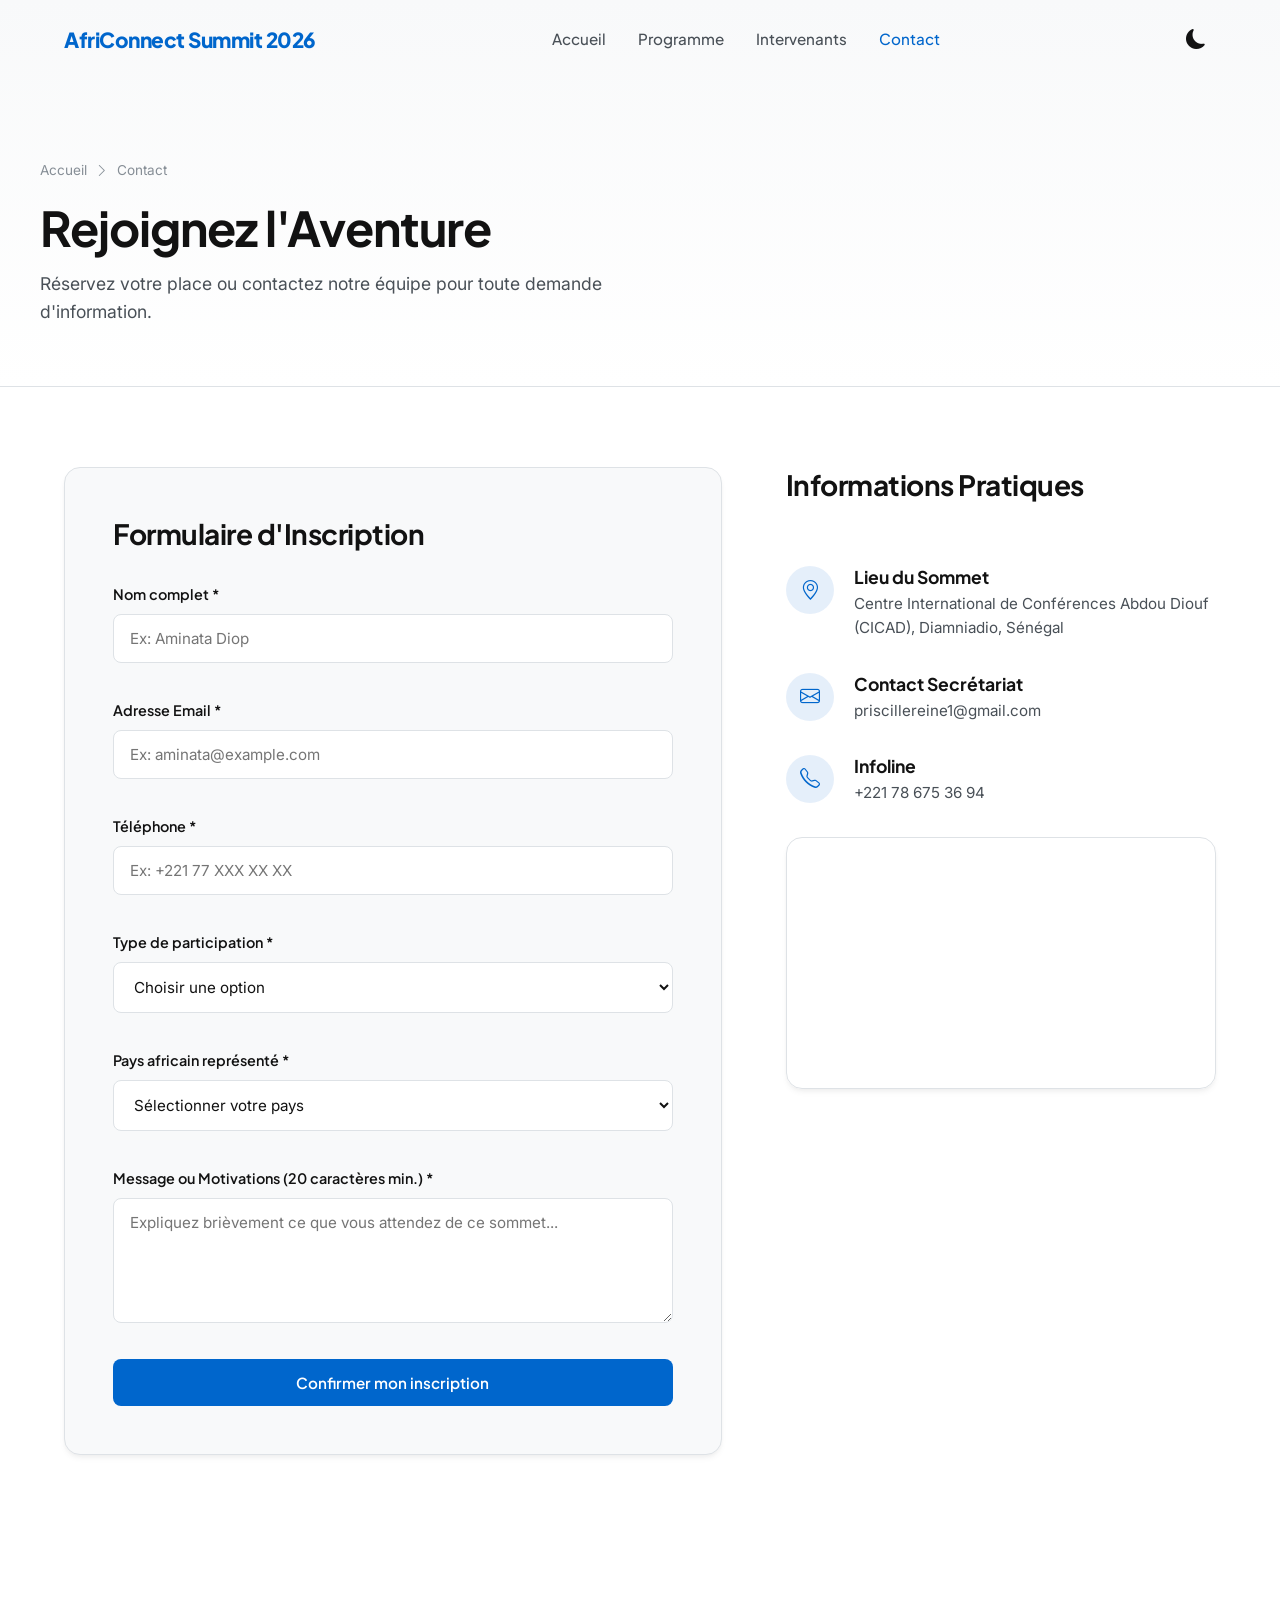
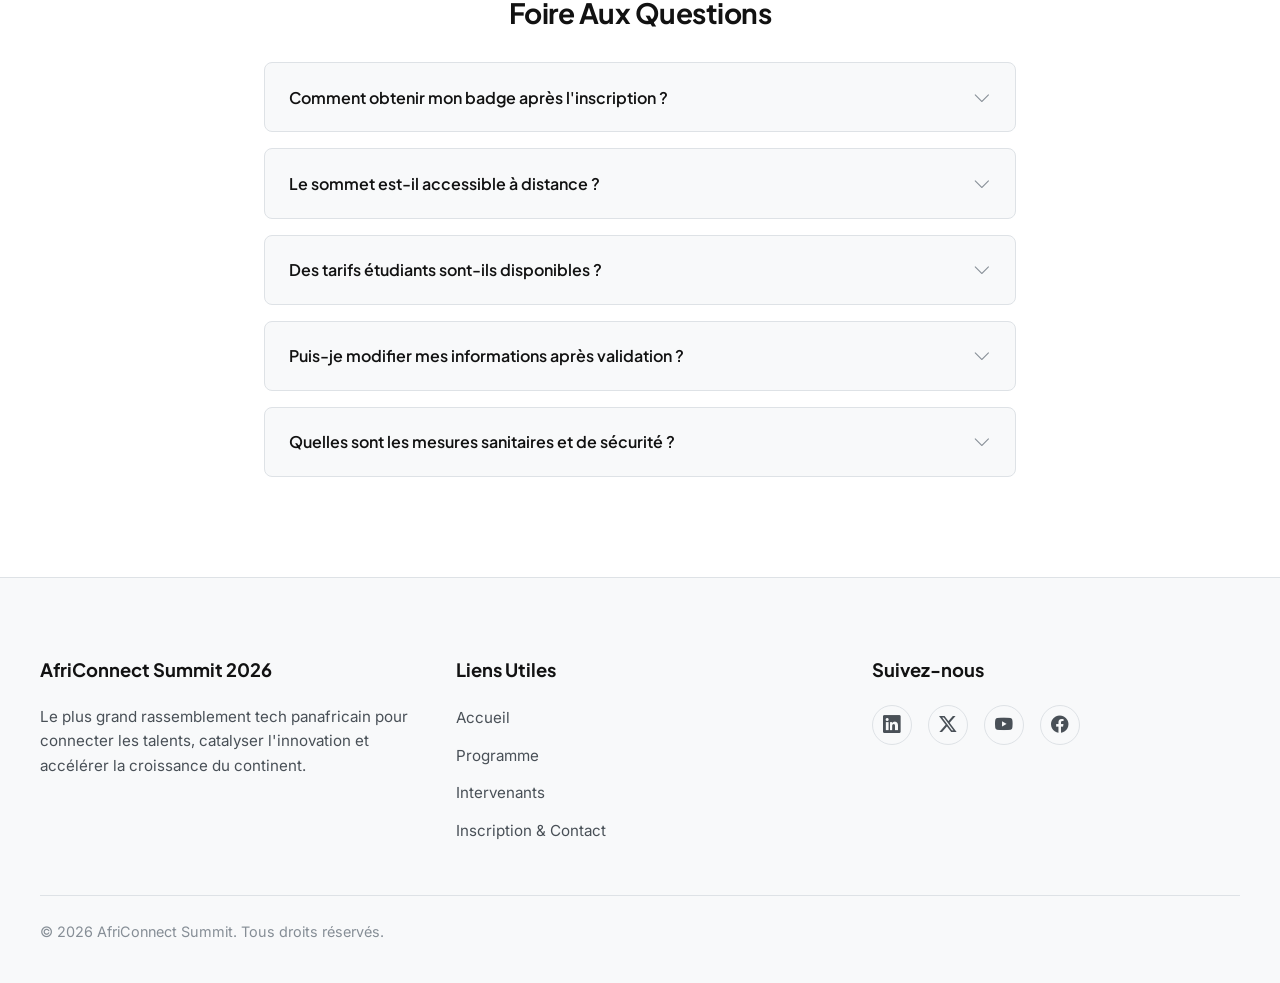
<file: contact.html>
<!DOCTYPE html>
<html lang="fr" data-theme="light">
<head>
    <meta charset="UTF-8">
    <meta name="viewport" content="width=device-width, initial-scale=1.0">
    <title>Inscription & Contact | AfriConnect Summit 2026</title>
    <!-- CDN Bootstrap Icons -->
    <link rel="stylesheet" href="https://cdn.jsdelivr.net/npm/bootstrap-icons@1.11.3/font/bootstrap-icons.min.css">
    <!-- Unique fichier CSS -->
    <link rel="stylesheet" href="css/style.css">
</head>
<body>

    <!-- NAVBAR (Identique aux autres pages) -->
    <header>
        <nav class="navbar">
            <div class="nav-logo">
                <a href="index.html">AfriConnect Summit 2026</a>
            </div>
            <ul class="nav-links">
                <li><a href="index.html">Accueil</a></li>
                <li><a href="programme.html">Programme</a></li>
                <li><a href="intervenants.html">Intervenants</a></li>
                <li><a href="contact.html" class="active">Contact</a></li>
            </ul>
            <div class="nav-controls">
                <button id="theme-toggle" aria-label="Changer de thème">
                    <i class="bi bi-moon-fill"></i>
                </button>
                <button class="hamburger" aria-label="Ouvrir le menu">
                    <i class="bi bi-list"></i>
                </button>
            </div>
        </nav>
    </header>

    <!-- CONTENU PRINCIPAL -->
    <main>
        <!-- HERO INTERNE & FIL D'ARIANE -->
        <section class="internal-hero">
            <div class="hero-container">
                <nav class="breadcrumb" aria-label="Fil d'Ariane">
                    <a href="index.html">Accueil</a> <i class="bi bi-chevron-right"></i> <span>Contact</span>
                </nav>
                <h1>Rejoignez l'Aventure</h1>
                <p>Réservez votre place ou contactez notre équipe pour toute demande d'information.</p>
            </div>
        </section>

        <!-- SECTION FORMULAIRE (Futur Flexbox 2 colonnes) -->
        <section id="contact-section">
            <div class="contact-container">
                
                <!-- Colonne Gauche : Formulaire d'inscription -->
                <div class="contact-form-block">
                    <h2>Formulaire d'Inscription</h2>
                    <form id="registration-form" novalidate>
                        
                        <div class="form-group">
                            <label for="fullname">Nom complet *</label>
                            <input type="text" id="fullname" name="fullname" placeholder="Ex: Aminata Diop" required>
                            <span class="error-message" id="error-fullname"></span>
                        </div>

                        <div class="form-group">
                            <label for="email">Adresse Email *</label>
                            <input type="email" id="email" name="email" placeholder="Ex: aminata@example.com" required>
                            <span class="error-message" id="error-email"></span>
                        </div>

                        <div class="form-group">
                            <label for="phone">Téléphone *</label>
                            <input type="tel" id="phone" name="phone" placeholder="Ex: +221 77 XXX XX XX" required>
                            <span class="error-message" id="error-phone"></span>
                        </div>

                        <div class="form-group">
                            <label for="ticket-type">Type de participation *</label>
                            <select id="ticket-type" name="ticket-type" required>
                                <option value="" disabled selected>Choisir une option</option>
                                <option value="standard">Ticket Standard - Accès Conférences</option>
                                <option value="premium">Ticket Premium - Conférences & Workshops</option>
                                <option value="vip">Accès VIP & Diner de Gala</option>
                                <option value="student">Étudiant (Justificatif requis)</option>
                            </select>
                            <span class="error-message" id="error-ticket"></span>
                        </div>

                        <div class="form-group">
                            <label for="country">Pays africain représenté *</label>
                            <select id="country" name="country" required>
                                <option value="" disabled selected>Sélectionner votre pays</option>
                                <option value="SN">Sénégal 🇸🇳</option>
                                <option value="CI">Côte d'Ivoire 🇨🇮</option>
                                <option value="MA">Maroc 🇲🇦</option>
                                <option value="ML">Mali 🇲🇱</option>
                                <option value="GN">Guinée 🇬🇳</option>
                                <option value="TG">Togo 🇹🇬</option>
                                <option value="BF">Burkina Faso 🇧🇫</option>
                                <option value="CM">Cameroun 🇨🇲</option>
                                <option value="GA">Gabon 🇬🇦</option>
                                <option value="NE">Congo CG</option>
                            </select>
                            <span class="error-message" id="error-country"></span>
                        </div>

                        <div class="form-group">
                            <label for="motivation">Message ou Motivations (20 caractères min.) *</label>
                            <textarea id="motivation" name="motivation" rows="5" placeholder="Expliquez brièvement ce que vous attendez de ce sommet..." required></textarea>
                            <span class="error-message" id="error-motivation"></span>
                        </div>

                        <button type="submit" class="btn btn-primary btn-block">Confirmer mon inscription</button>
                        
                        <!-- Zone de notification de succès -->
                        <div id="form-success" class="success-box" style="display: none;">
                            <i class="bi bi-check-circle-fill"></i> Inscription validée avec succès ! Un email de confirmation vous a été envoyé.
                        </div>
                    </form>
                </div>

                <!-- Colonne Droite : Informations pratiques -->
                <div class="contact-info-block">
                    <h2>Informations Pratiques</h2>
                    <div class="info-item">
                        <div class="info-icon"><i class="bi bi-geo-alt"></i></div>
                        <div class="info-text">
                            <h3>Lieu du Sommet</h3>
                            <p>Centre International de Conférences Abdou Diouf (CICAD), Diamniadio, Sénégal</p>
                        </div>
                    </div>

                    <div class="info-item">
                        <div class="info-icon"><i class="bi bi-envelope"></i></div>
                        <div class="info-text">
                            <h3>Contact Secrétariat</h3>
                            <p>priscillereine1@gmail.com</p>
                        </div>
                    </div>

                    <div class="info-item">
                        <div class="info-icon"><i class="bi bi-telephone"></i></div>
                        <div class="info-text">
                            <h3>Infoline</h3>
                            <p>+221 78 675 36 94</p>
                        </div>
                    </div>

                    <!-- CARTE GOOGLE MAPS INTÉGRÉE -->
                    <div class="map-container">
                        <iframe 
                            src="https://www.google.com/maps/embed?pb=!1m18!1m12!1m3!1d3859.918113709569!2d-17.2140416!3d14.7172778!2m3!1f0!2f0!3f0!3m2!1i1024!2i768!4f13.1!3m3!1m2!1s0xec1bc162b2be007%3A0xc3311f62c0fc44ad!2sCICAD!5e0!3m2!1sfr!2ssn!4v1710000000000!5m2!1sfr!2ssn" 
                            width="100%" 
                            height="250" 
                            style="border:0;" 
                            allowfullscreen="" 
                            loading="lazy" 
                            referrerpolicy="no-referrer-when-downgrade"
                            title="Emplacement du CICAD Diamniadio">
                        </iframe>
                    </div>
                </div>

            </div>
        </section>

        <!-- SECTION FAQ (Accordéon CSS pur sans JavaScript) -->
        <section id="faq-section">
            <h2>Foire Aux Questions</h2>
            <div class="accordion-container">
                
                <!-- Question 1 -->
                <div class="accordion-item">
                    <input type="checkbox" id="faq-1" class="accordion-toggle">
                    <label for="faq-1" class="accordion-header">
                        <span>Comment obtenir mon badge après l'inscription ?</span>
                        <i class="bi bi-chevron-down"></i>
                    </label>
                    <div class="accordion-content">
                        <p>Une fois votre inscription en ligne validée, vous recevrez un QR Code par email. Il vous suffira de le présenter à l'accueil du CICAD le premier jour pour imprimer votre badge physique.</p>
                    </div>
                </div>

                <!-- Question 2 -->
                <div class="accordion-item">
                    <input type="checkbox" id="faq-2" class="accordion-toggle">
                    <label for="faq-2" class="accordion-header">
                        <span>Le sommet est-il accessible à distance ?</span>
                        <i class="bi bi-chevron-down"></i>
                    </label>
                    <div class="accordion-content">
                        <p>Oui, toutes les keynotes du grand amphi seront retransmises en direct sur notre plateforme. Cependant, les ateliers pratiques (workshops) et les sessions de networking se feront exclusivement en présentiel.</p>
                    </div>
                </div>

                <!-- Question 3 -->
                <div class="accordion-item">
                    <input type="checkbox" id="faq-3" class="accordion-toggle">
                    <label for="faq-3" class="accordion-header">
                        <span>Des tarifs étudiants sont-ils disponibles ?</span>
                        <i class="bi bi-chevron-down"></i>
                    </label>
                    <div class="accordion-content">
                        <p>Absolument ! Une réduction de 70% est appliquée pour les étudiants. Vous devez sélectionner l'option "Étudiant" dans le formulaire et joindre une carte d'étudiant valide lors du contrôle.</p>
                    </div>
                </div>

                <!-- Question 4 -->
                <div class="accordion-item">
                    <input type="checkbox" id="faq-4" class="accordion-toggle">
                    <label for="faq-4" class="accordion-header">
                        <span>Puis-je modifier mes informations après validation ?</span>
                        <i class="bi bi-chevron-down"></i>
                    </label>
                    <div class="accordion-content">
                        <p>Pour toute modification de nom, d'adresse email ou de type de ticket, veuillez envoyer une demande écrite à notre équipe d'assistance via l'adresse contact@isepdiamniadio.edu.sn avant le 10 octobre.</p>
                    </div>
                </div>

                <!-- Question 5 -->
                <div class="accordion-item">
                    <input type="checkbox" id="faq-5" class="accordion-toggle">
                    <label for="faq-5" class="accordion-header">
                        <span>Quelles sont les mesures sanitaires et de sécurité ?</span>
                        <i class="bi bi-chevron-down"></i>
                    </label>
                    <div class="accordion-content">
                        <p>Le CICAD applique les normes de sécurité internationales. Un contrôle des sacs et un portique de sécurité seront installés à l'entrée. Des postes médicaux de premier secours seront également disponibles sur place.</p>
                    </div>
                </div>

            </div>
        </section>
    </main>

    <!-- FOOTER (Identique aux autres pages) -->
    <footer>
        <div class="footer-container">
            <div class="footer-col">
                <h3>AfriConnect Summit 2026</h3>
                <p>Le plus grand rassemblement tech panafricain pour connecter les talents, catalyser l'innovation et accélérer la croissance du continent.</p>
            </div>
            <div class="footer-col">
                <h3>Liens Utiles</h3>
                <ul class="footer-links">
                    <li><a href="index.html">Accueil</a></li>
                    <li><a href="programme.html">Programme</a></li>
                    <li><a href="intervenants.html">Intervenants</a></li>
                    <li><a href="contact.html">Inscription & Contact</a></li>
                </ul>
            </div>
            <div class="footer-col">
                <h3>Suivez-nous</h3>
                <div class="footer-socials">
                    <a href="#" aria-label="Lien vers LinkedIn"><i class="bi bi-linkedin"></i></a>
                    <a href="#" aria-label="Lien vers X (Twitter)"><i class="bi bi-twitter-x"></i></a>
                    <a href="#" aria-label="Lien vers YouTube"><i class="bi bi-youtube"></i></a>
                    <a href="#" aria-label="Lien vers Facebook"><i class="bi bi-facebook"></i></a>
                </div>
            </div>
        </div>
        <hr class="footer-divider">
        <div class="footer-bottom">
            <p>&copy; <span id="current-year"></span> AfriConnect Summit. Tous droits réservés.</p>
            <button id="back-to-top" aria-label="Retour en haut de la page">
                <i class="bi bi-arrow-up-short"></i>
            </button>
        </div>
    </footer>

    <!-- Unique fichier JS -->
    <script src="js/main.js"></script>
</body>
</html>
</file>
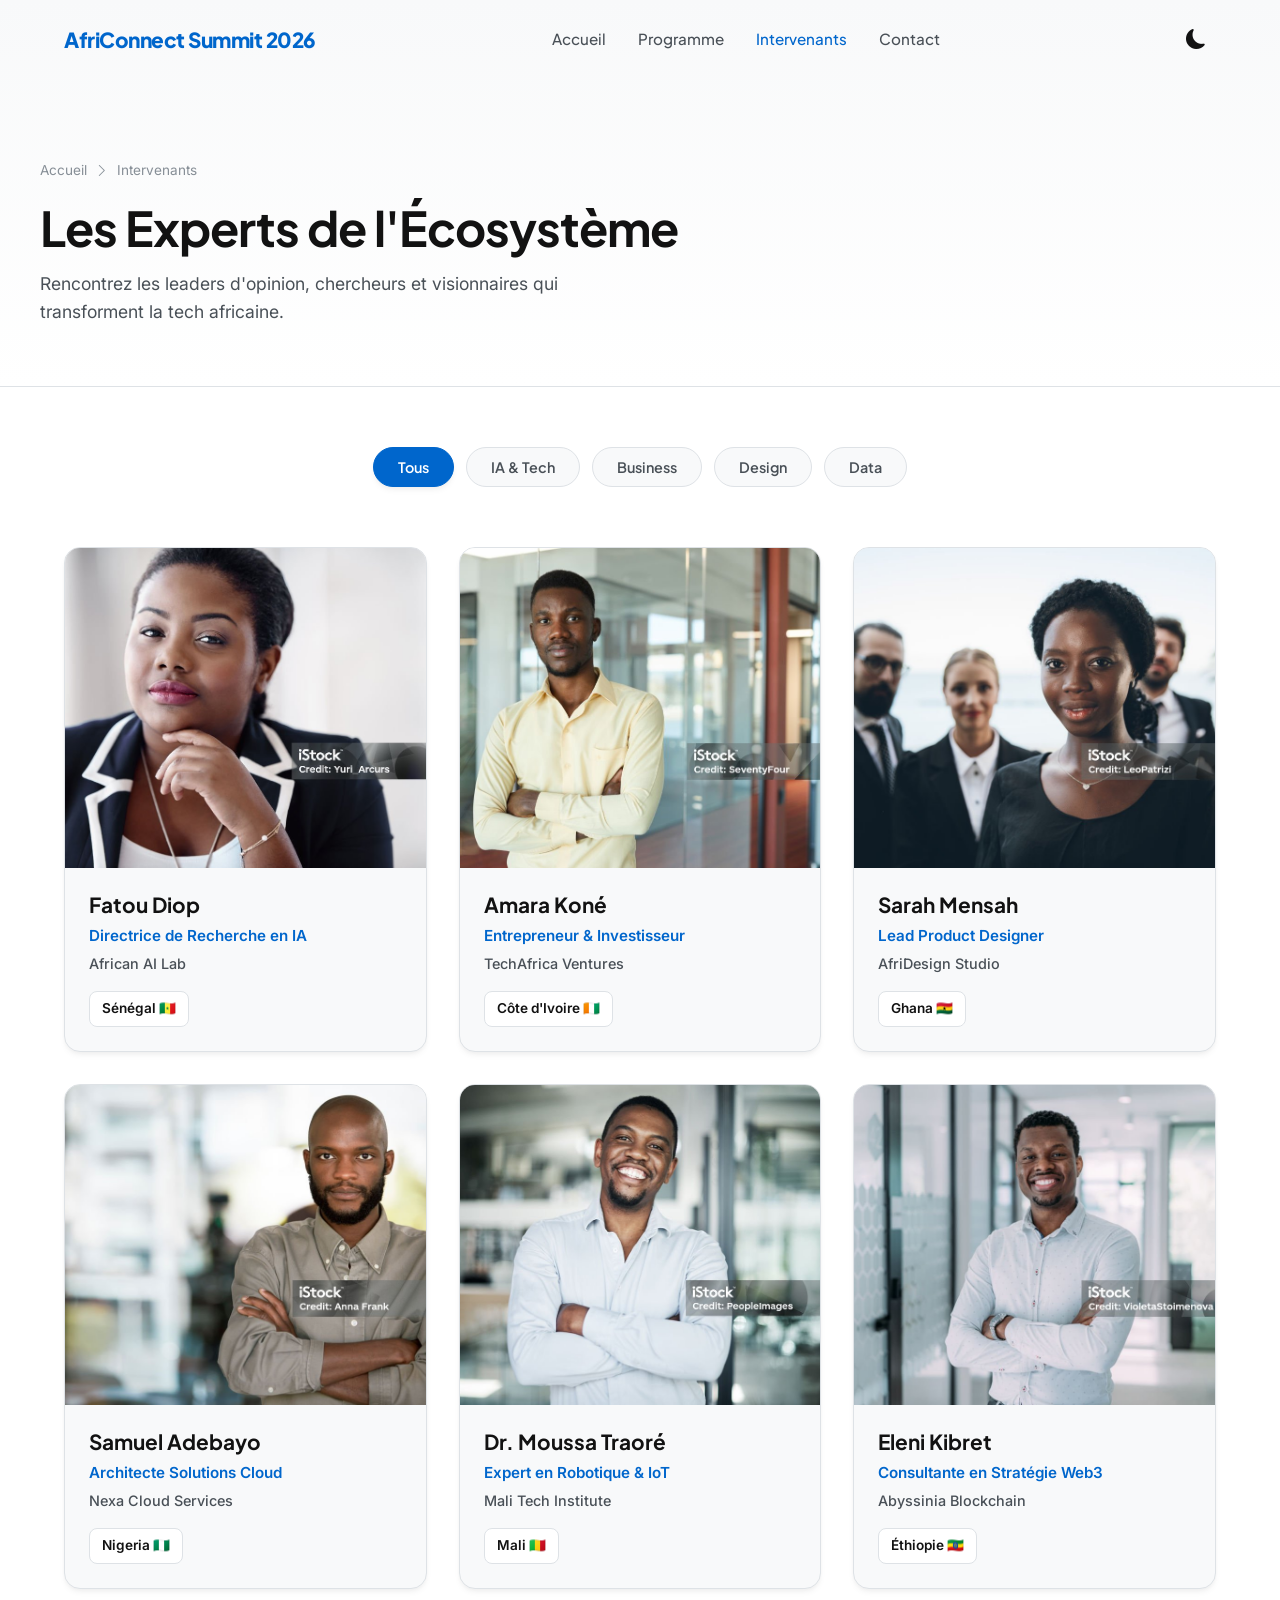
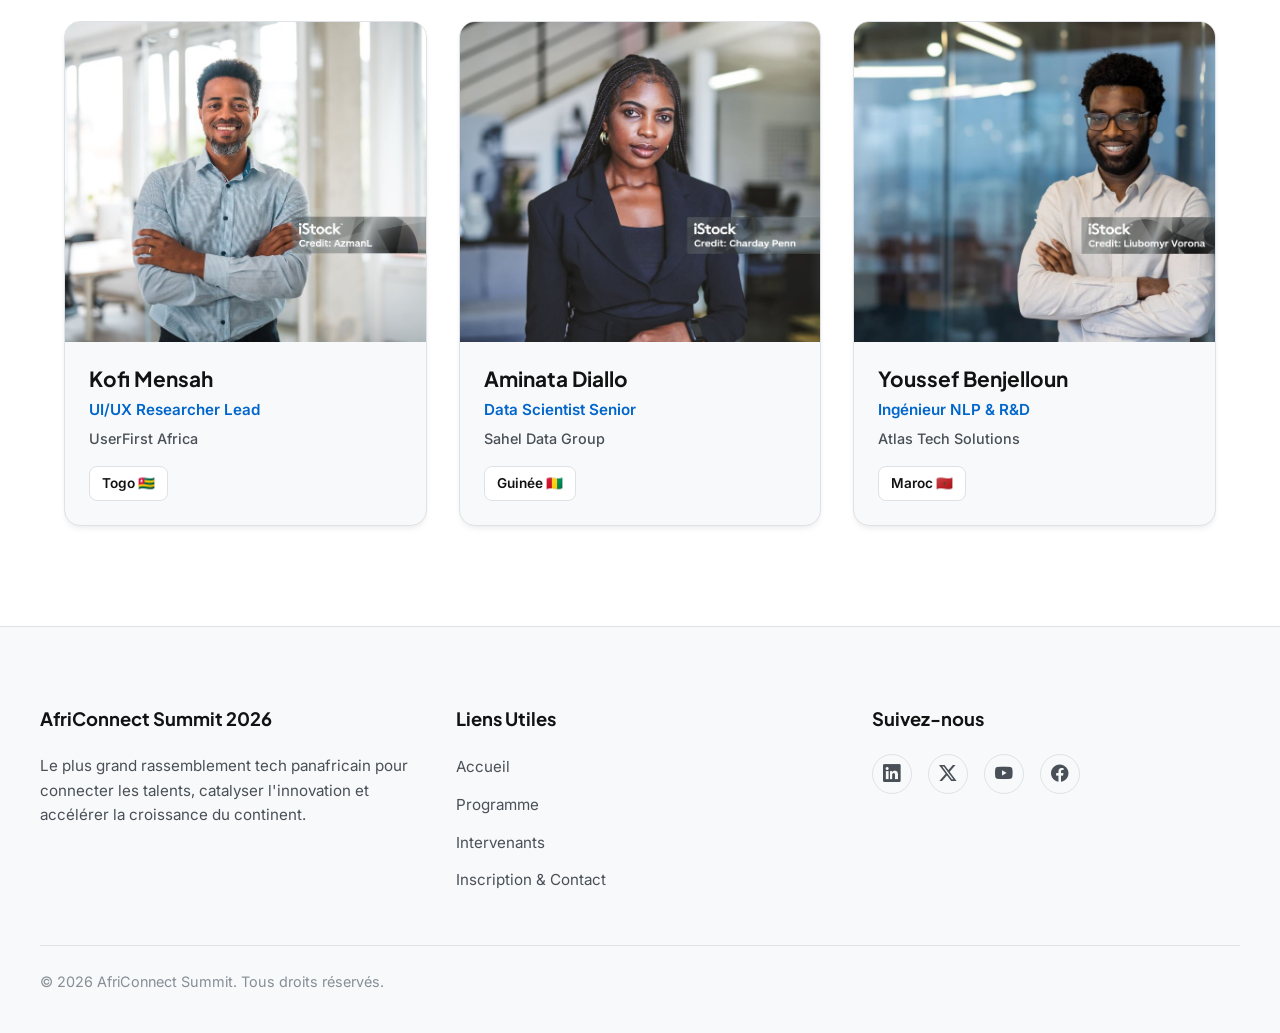
<file: intervenants.html>
<!DOCTYPE html>
<html lang="fr" data-theme="light">
<head>
    <meta charset="UTF-8">
    <meta name="viewport" content="width=device-width, initial-scale=1.0">
    <title>Intervenants | AfriConnect Summit 2026</title>
    <!-- CDN Bootstrap Icons -->
    <link rel="stylesheet" href="https://cdn.jsdelivr.net/npm/bootstrap-icons@1.11.3/font/bootstrap-icons.min.css">
    <!-- Unique fichier CSS -->
    <link rel="stylesheet" href="css/style.css">
</head>
<body>

    <!-- NAVBAR (Identique aux autres pages) -->
    <header>
        <nav class="navbar">
            <div class="nav-logo">
                <a href="index.html">AfriConnect Summit 2026</a>
            </div>
            <ul class="nav-links">
                <li><a href="index.html">Accueil</a></li>
                <li><a href="programme.html">Programme</a></li>
                <li><a href="intervenants.html" class="active">Intervenants</a></li>
                <li><a href="contact.html">Contact</a></li>
            </ul>
            <div class="nav-controls">
                <button id="theme-toggle" aria-label="Changer de thème">
                    <i class="bi bi-moon-fill"></i>
                </button>
                <button class="hamburger" aria-label="Ouvrir le menu">
                    <i class="bi bi-list"></i>
                </button>
            </div>
        </nav>
    </header>

    <!-- CONTENU PRINCIPAL -->
    <main>
        <!-- HERO INTERNE & FIL D'ARIANE -->
        <section class="internal-hero">
            <div class="hero-container">
                <nav class="breadcrumb" aria-label="Fil d'Ariane">
                    <a href="index.html">Accueil</a> <i class="bi bi-chevron-right"></i> <span>Intervenants</span>
                </nav>
                <h1>Les Experts de l'Écosystème</h1>
                <p>Rencontrez les leaders d'opinion, chercheurs et visionnaires qui transforment la tech africaine.</p>
            </div>
        </section>

        <!-- FILTRAGE DYNAMIQUE (Boutons gérés en JS) -->
        <section id="filter-section">
            <div class="filter-container">
                <button class="filter-btn active" data-filter="all">Tous</button>
                <button class="filter-btn" data-filter="ia">IA & Tech</button>
                <button class="filter-btn" data-filter="business">Business</button>
                <button class="filter-btn" data-filter="design">Design</button>
                <button class="filter-btn" data-filter="data">Data</button>
            </div>
        </section>

        <!-- GRILLE D'INTERVENANTS (9 cartes - Futur CSS Grid) -->
        <section id="speakers-section">
            <div class="speakers-main-grid">
                
                <!-- Carte 1 (IA) -->
                <article class="speaker-full-card" data-category="ia">
                    <div class="speaker-card-img">
                        <img src="images/speaker1.jpg" alt="Fatou Diop">
                    </div>
                    <div class="speaker-card-body">
                        <h3>Fatou Diop</h3>
                        <p class="speaker-spec">Directrice de Recherche en IA</p>
                        <p class="speaker-org">African AI Lab</p>
                        <span class="speaker-flag">Sénégal 🇸🇳</span>
                    </div>
                </article>

                <!-- Carte 2 (Business) -->
                <article class="speaker-full-card" data-category="business">
                    <div class="speaker-card-img">
                        <img src="images/speaker2.jpg" alt="Amara Koné">
                    </div>
                    <div class="speaker-card-body">
                        <h3>Amara Koné</h3>
                        <p class="speaker-spec">Entrepreneur & Investisseur</p>
                        <p class="speaker-org">TechAfrica Ventures</p>
                        <span class="speaker-flag">Côte d'Ivoire 🇨🇮</span>
                    </div>
                </article>

                <!-- Carte 3 (Design) -->
                <article class="speaker-full-card" data-category="design">
                    <div class="speaker-card-img">
                        <img src="images/speaker3.jpg" alt="Sarah Mensah">
                    </div>
                    <div class="speaker-card-body">
                        <h3>Sarah Mensah</h3>
                        <p class="speaker-spec">Lead Product Designer</p>
                        <p class="speaker-org">AfriDesign Studio</p>
                        <span class="speaker-flag">Ghana 🇬🇭</span>
                    </div>
                </article>

                <!-- Carte 4 (Data) -->
                <article class="speaker-full-card" data-category="data">
                    <div class="speaker-card-img">
                        <img src="images/speaker4.jpg" alt="Samuel Adebayo">
                    </div>
                    <div class="speaker-card-body">
                        <h3>Samuel Adebayo</h3>
                        <p class="speaker-spec">Architecte Solutions Cloud</p>
                        <p class="speaker-org">Nexa Cloud Services</p>
                        <span class="speaker-flag">Nigeria 🇳🇬</span>
                    </div>
                </article>

                <!-- Carte 5 (IA) -->
                <article class="speaker-full-card" data-category="ia">
                    <div class="speaker-card-img">
                        <img src="images/speaker5.jpg" alt="Dr. Moussa Traoré">
                    </div>
                    <div class="speaker-card-body">
                        <h3>Dr. Moussa Traoré</h3>
                        <p class="speaker-spec">Expert en Robotique & IoT</p>
                        <p class="speaker-org">Mali Tech Institute</p>
                        <span class="speaker-flag">Mali 🇲🇱</span>
                    </div>
                </article>

                <!-- Carte 6 (Business) -->
                <article class="speaker-full-card" data-category="business">
                    <div class="speaker-card-img">
                        <img src="images/speaker6.jpg" alt="Eleni Kibret">
                    </div>
                    <div class="speaker-card-body">
                        <h3>Eleni Kibret</h3>
                        <p class="speaker-spec">Consultante en Stratégie Web3</p>
                        <p class="speaker-org">Abyssinia Blockchain</p>
                        <span class="speaker-flag">Éthiopie 🇪🇹</span>
                    </div>
                </article>

                <!-- Carte 7 (Design) -->
                <article class="speaker-full-card" data-category="design">
                    <div class="speaker-card-img">
                        <img src="images/speaker7.jpg" alt="Kofi Mensah">
                    </div>
                    <div class="speaker-card-body">
                        <h3>Kofi Mensah</h3>
                        <p class="speaker-spec">UI/UX Researcher Lead</p>
                        <p class="speaker-org">UserFirst Africa</p>
                        <span class="speaker-flag">Togo 🇹🇬</span>
                    </div>
                </article>

                <!-- Carte 8 (Data) -->
                <article class="speaker-full-card" data-category="data">
                    <div class="speaker-card-img">
                        <img src="images/speaker8.jpg" alt="Aminata Diallo">
                    </div>
                    <div class="speaker-card-body">
                        <h3>Aminata Diallo</h3>
                        <p class="speaker-spec">Data Scientist Senior</p>
                        <p class="speaker-org">Sahel Data Group</p>
                        <span class="speaker-flag">Guinée 🇬🇳</span>
                    </div>
                </article>

                <!-- Carte 9 (IA) -->
                <article class="speaker-full-card" data-category="ia">
                    <div class="speaker-card-img">
                        <img src="images/speaker9.jpg" alt="Youssef Benjelloun">
                    </div>
                    <div class="speaker-card-body">
                        <h3>Youssef Benjelloun</h3>
                        <p class="speaker-spec">Ingénieur NLP & R&D</p>
                        <p class="speaker-org">Atlas Tech Solutions</p>
                        <span class="speaker-flag">Maroc 🇲🇦</span>
                    </div>
                </article>

            </div>
        </section>
    </main>

    <!-- FOOTER (Identique aux autres pages) -->
    <footer>
        <div class="footer-container">
            <div class="footer-col">
                <h3>AfriConnect Summit 2026</h3>
                <p>Le plus grand rassemblement tech panafricain pour connecter les talents, catalyser l'innovation et accélérer la croissance du continent.</p>
            </div>
            <div class="footer-col">
                <h3>Liens Utiles</h3>
                <ul class="footer-links">
                    <li><a href="index.html">Accueil</a></li>
                    <li><a href="programme.html">Programme</a></li>
                    <li><a href="intervenants.html">Intervenants</a></li>
                    <li><a href="contact.html">Inscription & Contact</a></li>
                </ul>
            </div>
            <div class="footer-col">
                <h3>Suivez-nous</h3>
                <div class="footer-socials">
                    <a href="#" aria-label="Lien vers LinkedIn"><i class="bi bi-linkedin"></i></a>
                    <a href="#" aria-label="Lien vers X (Twitter)"><i class="bi bi-twitter-x"></i></a>
                    <a href="#" aria-label="Lien vers YouTube"><i class="bi bi-youtube"></i></a>
                    <a href="#" aria-label="Lien vers Facebook"><i class="bi bi-facebook"></i></a>
                </div>
            </div>
        </div>
        <hr class="footer-divider">
        <div class="footer-bottom">
            <p>&copy; <span id="current-year"></span> AfriConnect Summit. Tous droits réservés.</p>
            <button id="back-to-top" aria-label="Retour en haut de la page">
                <i class="bi bi-arrow-up-short"></i>
            </button>
        </div>
    </footer>

    <!-- Unique fichier JS -->
    <script src="js/main.js"></script>
</body>
</html>
</file>
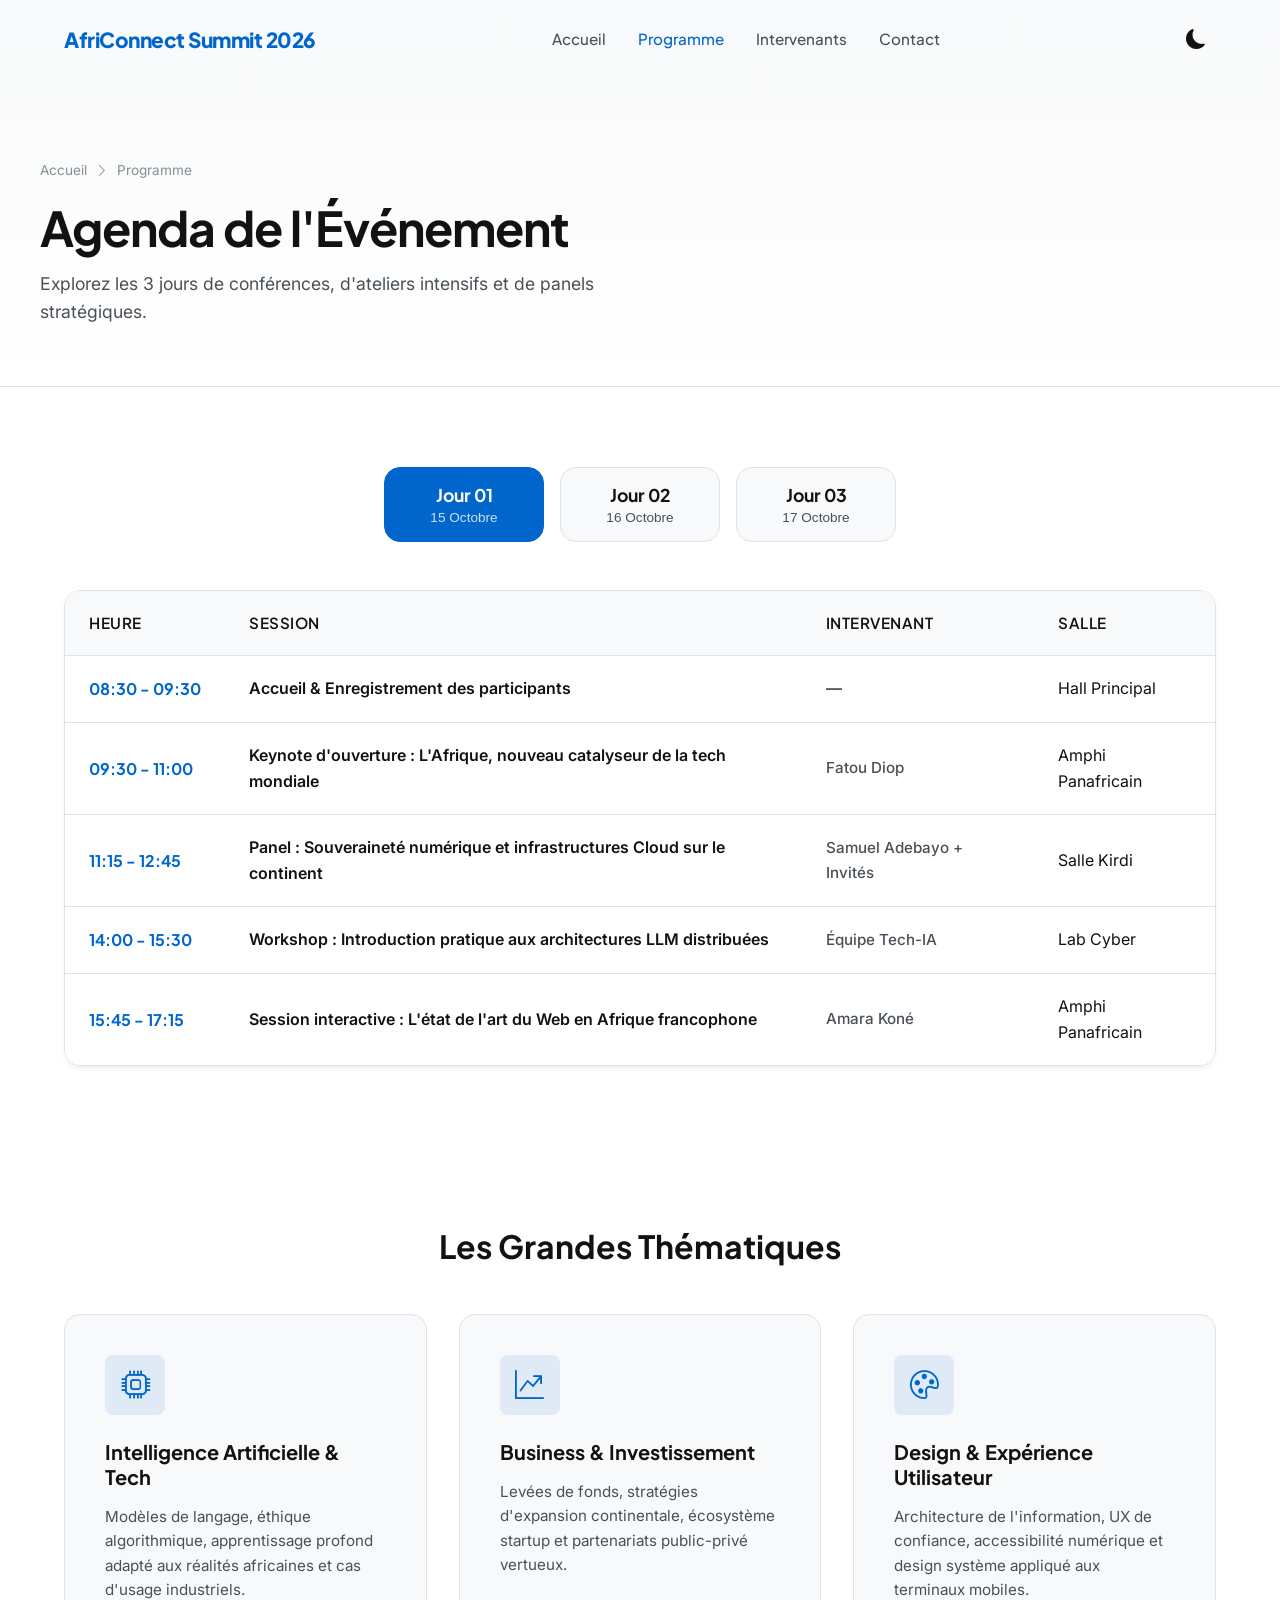
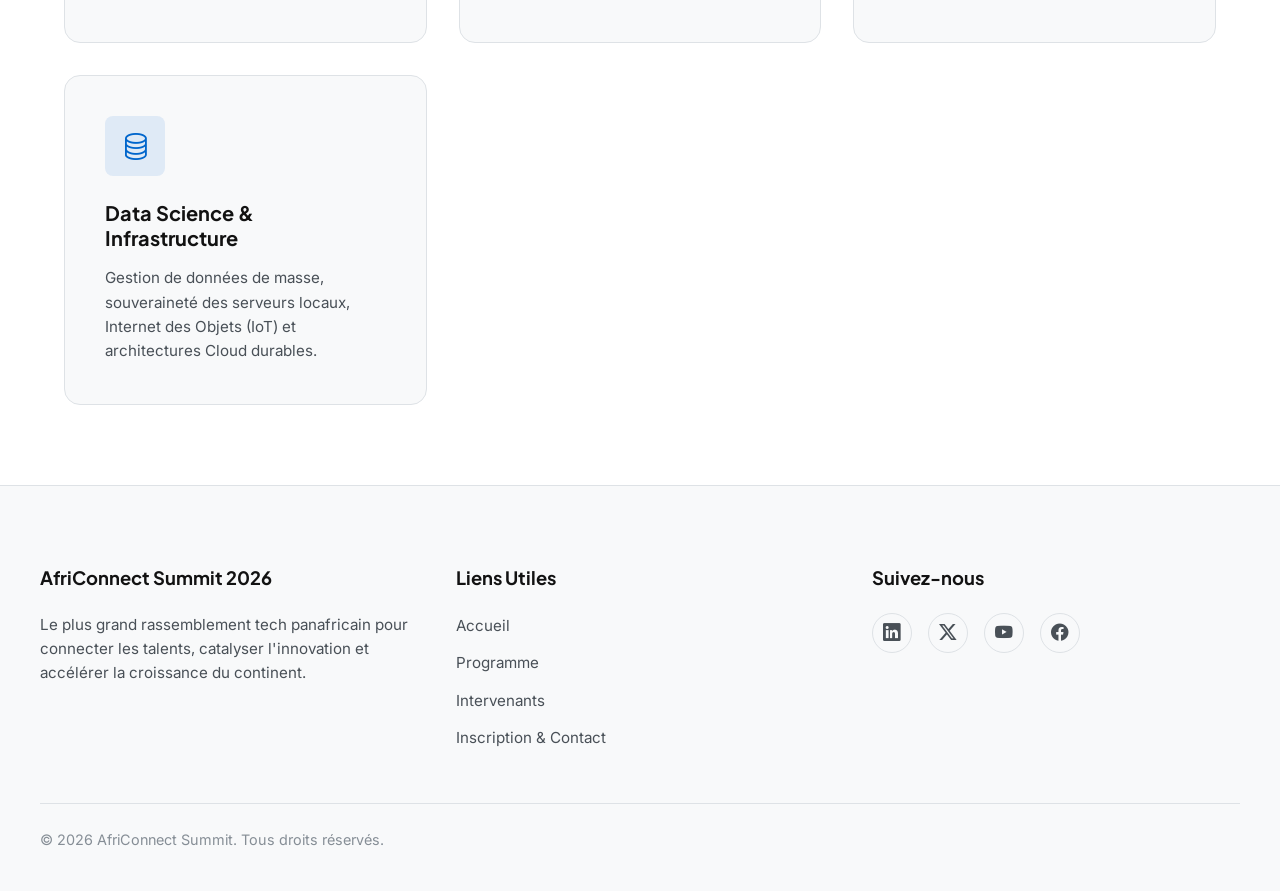
<file: programme.html>
<!DOCTYPE html>
<html lang="fr" data-theme="light">
<head>
    <meta charset="UTF-8">
    <meta name="viewport" content="width=device-width, initial-scale=1.0">
    <title>Programme | AfriConnect Summit 2026</title>
    <!-- CDN Bootstrap Icons -->
    <link rel="stylesheet" href="https://cdn.jsdelivr.net/npm/bootstrap-icons@1.11.3/font/bootstrap-icons.min.css">
    <!-- Unique fichier CSS -->
    <link rel="stylesheet" href="css/style.css">
</head>
<body>

    <!-- NAVBAR (Identique à l'accueil) -->
    <header>
        <nav class="navbar">
            <div class="nav-logo">
                <a href="index.html">AfriConnect Summit 2026</a>
            </div>
            <ul class="nav-links">
                <li><a href="index.html">Accueil</a></li>
                <li><a href="programme.html" class="active">Programme</a></li>
                <li><a href="intervenants.html">Intervenants</a></li>
                <li><a href="contact.html">Contact</a></li>
            </ul>
            <div class="nav-controls">
                <button id="theme-toggle" aria-label="Changer de thème">
                    <i class="bi bi-moon-fill"></i>
                </button>
                <button class="hamburger" aria-label="Ouvrir le menu">
                    <i class="bi bi-list"></i>
                </button>
            </div>
        </nav>
    </header>

    <!-- CONTENU PRINCIPAL -->
    <main>
        <!-- HERO INTERNE & FIL D'ARIANE -->
        <section class="internal-hero">
            <div class="hero-container">
                <nav class="breadcrumb" aria-label="Fil d'Ariane">
                    <a href="index.html">Accueil</a> <i class="bi bi-chevron-right"></i> <span>Programme</span>
                </nav>
                <h1>Agenda de l'Événement</h1>
                <p>Explorez les 3 jours de conférences, d'ateliers intensifs et de panels stratégiques.</p>
            </div>
        </section>

        <!-- ZONE DES ONGLETS JAVASCRIPT -->
        <section id="schedule-section">
            <div class="tabs-container">
                <button class="tab-btn active" data-day="day1">
                    <span class="day-title">Jour 01</span>
                    <span class="day-date">15 Octobre</span>
                </button>
                <button class="tab-btn" data-day="day2">
                    <span class="day-title">Jour 02</span>
                    <span class="day-date">16 Octobre</span>
                </button>
                <button class="tab-btn" data-day="day3">
                    <span class="day-title">Jour 03</span>
                    <span class="day-date">17 Octobre</span>
                </button>
            </div>

            <!-- CONTENUS DES PLANNINGS (Tableaux HTML) -->
            <div class="schedule-content">
                
                <!-- PLANNING JOUR 1 -->
                <div id="day1" class="tab-panel active">
                    <div class="table-responsive">
                        <table class="schedule-table">
                            <thead>
                                <tr>
                                    <th>Heure</th>
                                    <th>Session</th>
                                    <th>Intervenant</th>
                                    <th>Salle</th>
                                </tr>
                            </thead>
                            <tbody>
                                <tr>
                                    <td class="time">08:30 - 09:30</td>
                                    <td class="session-title">Accueil & Enregistrement des participants</td>
                                    <td>—</td>
                                    <td>Hall Principal</td>
                                </tr>
                                <tr>
                                    <td class="time">09:30 - 11:00</td>
                                    <td class="session-title">Keynote d'ouverture : L'Afrique, nouveau catalyseur de la tech mondiale</td>
                                    <td class="speaker-name">Fatou Diop</td>
                                    <td>Amphi Panafricain</td>
                                </tr>
                                <tr>
                                    <td class="time">11:15 - 12:45</td>
                                    <td class="session-title">Panel : Souveraineté numérique et infrastructures Cloud sur le continent</td>
                                    <td class="speaker-name">Samuel Adebayo + Invités</td>
                                    <td>Salle Kirdi</td>
                                </tr>
                                <tr>
                                    <td class="time">14:00 - 15:30</td>
                                    <td class="session-title">Workshop : Introduction pratique aux architectures LLM distribuées</td>
                                    <td class="speaker-name">Équipe Tech-IA</td>
                                    <td>Lab Cyber</td>
                                </tr>
                                <tr>
                                    <td class="time">15:45 - 17:15</td>
                                    <td class="session-title">Session interactive : L'état de l'art du Web en Afrique francophone</td>
                                    <td class="speaker-name">Amara Koné</td>
                                    <td>Amphi Panafricain</td>
                                </tr>
                            </tbody>
                        </table>
                    </div>
                </div>

                <!-- PLANNING JOUR 2 -->
                <div id="day2" class="tab-panel">
                    <div class="table-responsive">
                        <table class="schedule-table">
                            <thead>
                                <tr>
                                    <th>Heure</th>
                                    <th>Session</th>
                                    <th>Intervenant</th>
                                    <th>Salle</th>
                                </tr>
                            </thead>
                            <tbody>
                                <tr>
                                    <td class="time">09:00 - 10:30</td>
                                    <td class="session-title">Fintech & Inclusion financière : Les nouveaux modèles de rupture</td>
                                    <td class="speaker-name">Amara Koné</td>
                                    <td>Amphi Panafricain</td>
                                </tr>
                                <tr>
                                    <td class="time">10:45 - 12:15</td>
                                    <td class="session-title">Masterclass : Concevoir pour l'utilisateur africain connecté</td>
                                    <td class="speaker-name">Sarah Mensah</td>
                                    <td>Salle Kirdi</td>
                                </tr>
                                <tr>
                                    <td class="time">13:30 - 15:00</td>
                                    <td class="session-title">Atelier : Sécuriser ses applications web contre les menaces modernes</td>
                                    <td class="speaker-name">Experts Cyber</td>
                                    <td>Lab Cyber</td>
                                </tr>
                                <tr>
                                    <td class="time">15:15 - 16:45</td>
                                    <td class="session-title">Panel : Big Data et IoT au service de l'agriculture de précision</td>
                                    <td class="speaker-name">Samuel Adebayo</td>
                                    <td>Salle Kirdi</td>
                                </tr>
                                <tr>
                                    <td class="time">17:00 - 18:30</td>
                                    <td class="session-title">Session Networking & Cocktails B2B</td>
                                    <td>—</td>
                                    <td>Espace Horizon</td>
                                </tr>
                            </tbody>
                        </table>
                    </div>
                </div>

                <!-- PLANNING JOUR 3 -->
                <div id="day3" class="tab-panel">
                    <div class="table-responsive">
                        <table class="schedule-table">
                            <thead>
                                <tr>
                                    <th>Heure</th>
                                    <th>Session</th>
                                    <th>Intervenant</th>
                                    <th>Salle</th>
                                </tr>
                            </thead>
                            <tbody>
                                <tr>
                                    <td class="time">09:30 - 11:00</td>
                                    <td class="session-title">IA responsable : Éthique, biais et opportunités locales</td>
                                    <td class="speaker-name">Fatou Diop</td>
                                    <td>Amphi Panafricain</td>
                                </tr>
                                <tr>
                                    <td class="time">11:15 - 12:45</td>
                                    <td class="session-title">Le futur de la formation tech : Écoles en ligne et universités décentralisées</td>
                                    <td class="speaker-name">Sarah Mensah</td>
                                    <td>Salle Kirdi</td>
                                </tr>
                                <tr>
                                    <td class="time">14:00 - 15:30</td>
                                    <td class="session-title">Startup Pitch Session : Les 10 innovations panafricaines à suivre</td>
                                    <td class="speaker-name">Membres du Jury</td>
                                    <td>Amphi Panafricain</td>
                                </tr>
                                <tr>
                                    <td class="time">15:45 - 16:30</td>
                                    <td class="session-title">Remise des prix et distinctions AfriConnect 2026</td>
                                    <td>—</td>
                                    <td>Amphi Panafricain</td>
                                </tr>
                                <tr>
                                    <td class="time">16:30 - 17:30</td>
                                    <td class="session-title">Keynote de clôture et annonce de la prochaine édition</td>
                                    <td class="speaker-name">Comité d'Organisation</td>
                                    <td>Amphi Panafricain</td>
                                </tr>
                            </tbody>
                        </table>
                    </div>
                </div>

            </div>
        </section>

        <!-- SECTION THÉMATIQUES (Futur CSS Grid 2x2) -->
        <section id="themes-section">
            <h2>Les Grandes Thématiques</h2>
            <div class="themes-grid">
                <article class="theme-card">
                    <div class="theme-icon-box"><i class="bi bi-cpu"></i></div>
                    <h3>Intelligence Artificielle & Tech</h3>
                    <p>Modèles de langage, éthique algorithmique, apprentissage profond adapté aux réalités africaines et cas d'usage industriels.</p>
                </article>

                <article class="theme-card">
                    <div class="theme-icon-box"><i class="bi bi-graph-up-arrow"></i></div>
                    <h3>Business & Investissement</h3>
                    <p>Levées de fonds, stratégies d'expansion continentale, écosystème startup et partenariats public-privé vertueux.</p>
                </article>

                <article class="theme-card">
                    <div class="theme-icon-box"><i class="bi bi-palette"></i></div>
                    <h3>Design & Expérience Utilisateur</h3>
                    <p>Architecture de l'information, UX de confiance, accessibilité numérique et design système appliqué aux terminaux mobiles.</p>
                </article>

                <article class="theme-card">
                    <div class="theme-icon-box"><i class="bi bi-database"></i></div>
                    <h3>Data Science & Infrastructure</h3>
                    <p>Gestion de données de masse, souveraineté des serveurs locaux, Internet des Objets (IoT) et architectures Cloud durables.</p>
                </article>
            </div>
        </section>
    </main>

    <!-- FOOTER (Identique à l'accueil) -->
    <footer>
        <div class="footer-container">
            <div class="footer-col">
                <h3>AfriConnect Summit 2026</h3>
                <p>Le plus grand rassemblement tech panafricain pour connecter les talents, catalyser l'innovation et accélérer la croissance du continent.</p>
            </div>
            <div class="footer-col">
                <h3>Liens Utiles</h3>
                <ul class="footer-links">
                    <li><a href="index.html">Accueil</a></li>
                    <li><a href="programme.html">Programme</a></li>
                    <li><a href="intervenants.html">Intervenants</a></li>
                    <li><a href="contact.html">Inscription & Contact</a></li>
                </ul>
            </div>
            <div class="footer-col">
                <h3>Suivez-nous</h3>
                <div class="footer-socials">
                    <a href="#" aria-label="Lien vers LinkedIn"><i class="bi bi-linkedin"></i></a>
                    <a href="#" aria-label="Lien vers X (Twitter)"><i class="bi bi-twitter-x"></i></a>
                    <a href="#" aria-label="Lien vers YouTube"><i class="bi bi-youtube"></i></a>
                    <a href="#" aria-label="Lien vers Facebook"><i class="bi bi-facebook"></i></a>
                </div>
            </div>
        </div>
        <hr class="footer-divider">
        <div class="footer-bottom">
            <p>&copy; <span id="current-year"></span> AfriConnect Summit. Tous droits réservés.</p>
            <button id="back-to-top" aria-label="Retour en haut de la page">
                <i class="bi bi-arrow-up-short"></i>
            </button>
        </div>
    </footer>

    <!-- Fichier JS commun -->
    <script src="js/main.js"></script>
</body>
</html>
</file>
<file: css/style.css>
/* ==========================================================================
   1. VARIABLES & IMPORTATIONS (Google Fonts)
   ========================================================================== */
@import url('https://fonts.googleapis.com/css2?family=Inter:wght@300;400;500;600&family=Plus+Jakarta+Sans:wght@500;600;700;800&display=swap');

:root {
    /* Polices */
    --font-title: 'Plus Jakarta Sans', sans-serif;
    --font-body: 'Inter', sans-serif;

    /* Palette de couleurs - Mode Clair (Par défaut) */
    --bg-primary: #ffffff;
    --bg-secondary: #f8f9fa;
    --bg-tertiary: #f1f3f5;
    --text-primary: #121212;
    --text-secondary: #495057;
    --text-muted: #868e96;
    --accent: #0066cc; /* Bleu électrique moderne */
    --accent-hover: #0052a3;
    --border-color: #dee2e6;
    
    /* Variables de structure (Constantes) */
    --border-radius-sm: 8px;
    --border-radius-md: 16px;
    --border-radius-lg: 24px;
    --transition-smooth: all 0.3s cubic-bezier(0.4, 0, 0.2, 1);
    --shadow-sm: 0 4px 6px -1px rgba(0, 0, 0, 0.05), 0 2px 4px -1px rgba(0, 0, 0, 0.03);
    --shadow-md: 0 10px 15px -3px rgba(0, 0, 0, 0.08), 0 4px 6px -2px rgba(0, 0, 0, 0.04);
}

/* Redéfinition des variables pour le MODE SOMBRE */
[data-theme="dark"] {
    --bg-primary: #0b0f19;      /* Fond sombre moderne (tirant sur le bleu nuit) */
    --bg-secondary: #111827;    /* Surface de carte légèrement plus claire */
    --bg-tertiary: #1f2937;
    --text-primary: #f9fafb;
    --text-secondary: #d1d5db;
    --text-muted: #9ca3af;
    --accent: #3b82f6;          /* Bleu brillant pour mode sombre */
    --accent-hover: #60a5fa;
    --border-color: #374151;
    --shadow-sm: 0 4px 6px -1px rgba(0, 0, 0, 0.2), 0 2px 4px -1px rgba(0, 0, 0, 0.1);
    --shadow-md: 0 10px 15px -3px rgba(0, 0, 0, 0.3), 0 4px 6px -2px rgba(0, 0, 0, 0.15);
}

/* ==========================================================================
   2. RÉINITIALISATION & CONFIGURATION DE BASE
   ========================================================================== */
*, *::before, *::after {
    box-sizing: border-box;
    margin: 0;
    padding: 0;
}

html {
    scroll-behavior: smooth;
    font-size: 16px;
}

body {
    background-color: var(--bg-primary);
    color: var(--text-primary);
    font-family: var(--font-body);
    line-height: 1.6;
    overflow-x: hidden;
    transition: background-color 0.3s ease, color 0.3s ease;
}

/* Liens globaux */
a {
    color: inherit;
    text-decoration: none;
    transition: var(--transition-smooth);
}

/* Titres expressifs */
h1, h2, h3, h4 {
    font-family: var(--font-title);
    font-weight: 700;
    line-height: 1.25;
}

/* Boutons Réutilisables de Qualité Supérieure */
.btn {
    display: inline-flex;
    align-items: center;
    justify-content: center;
    padding: 12px 28px;
    font-family: var(--font-title);
    font-weight: 600;
    font-size: 0.95rem;
    border-radius: var(--border-radius-sm);
    border: 2px solid transparent;
    cursor: pointer;
    transition: var(--transition-smooth);
}

.btn-primary {
    background-color: var(--accent);
    color: #ffffff;
}

.btn-primary:hover {
    background-color: var(--accent-hover);
    transform: translateY(-2px);
}

.btn-secondary {
    background-color: transparent;
    color: var(--text-primary);
    border-color: var(--border-color);
}

.btn-secondary:hover {
    background-color: var(--bg-tertiary);
}

.btn-outline {
    background-color: transparent;
    color: var(--accent);
    border-color: var(--accent);
}

.btn-outline:hover {
    background-color: var(--accent);
    color: #ffffff;
    transform: translateY(-2px);
}

.btn-block {
    width: 100%;
}
/* ==========================================================================
   3. BARRE DE NAVIGATION (NAVBAR)
   ========================================================================== */
header {
    position: fixed;
    top: 0;
    left: 0;
    width: 100%;
    z-index: 1000;
    transition: var(--transition-smooth);
}

/* Classe dynamique ajoutée en JS au scroll */
header.scrolled {
    background-color: rgba(var(--bg-primary-rgb, 255, 255, 255), 0.85);
    backdrop-filter: blur(12px);
    border-bottom: 1px solid var(--border-color);
    box-shadow: var(--shadow-sm);
}

/* Ajustement pour le mode sombre quand on scrolle */
[data-theme="dark"] header.scrolled {
    background-color: rgba(11, 15, 25, 0.85);
}

.navbar {
    max-width: 1200px;
    margin: 0 auto;
    padding: 20px 24px;
    display: flex;
    justify-content: space-between;
    align-items: center;
    transition: var(--transition-smooth);
}

header.scrolled .navbar {
    padding: 14px 24px;
}

.nav-logo a {
    font-family: var(--font-title);
    font-weight: 800;
    font-size: 1.3rem;
    color: var(--accent);
    letter-spacing: -0.5px;
}

.nav-links {
    display: flex;
    list-style: none;
    gap: 32px;
}

.nav-links a {
    font-family: var(--font-title);
    font-weight: 500;
    font-size: 0.95rem;
    color: var(--text-secondary);
}

.nav-links a:hover, .nav-links a.active {
    color: var(--accent);
}

.nav-controls {
    display: flex;
    align-items: center;
    gap: 16px;
}

/* Boutons de contrôle (Dark mode & Hamburger) */
#theme-toggle, .hamburger {
    background: transparent;
    border: none;
    color: var(--text-primary);
    font-size: 1.25rem;
    cursor: pointer;
    width: 40px;
    height: 40px;
    border-radius: 50%;
    display: flex;
    align-items: center;
    justify-content: center;
    transition: var(--transition-smooth);
}

#theme-toggle:hover {
    background-color: var(--bg-tertiary);
    color: var(--accent);
}

.hamburger {
    display: none; /* Masqué sur PC */
}
/* ==========================================================================
   4. PAGE D'ACCUEIL - SECTION HERO & COMPTE À REBOURS
   ========================================================================== */
#hero {
    min-height: 100vh;
    display: flex;
    flex-direction: column;
    justify-content: center;
    align-items: center;
    padding: 120px 24px 60px 24px;
    background: radial-gradient(circle at top right, rgba(0, 102, 204, 0.08), transparent 45%),
                radial-gradient(circle at bottom left, rgba(59, 130, 246, 0.05), transparent 50%);
    text-align: center;
    position: relative;
}

.hero-content {
    max-width: 800px;
    margin-bottom: 48px;
}

#hero h1 {
    font-size: clamp(2.5rem, 5vw, 4.5rem); /* Police ultra-expressive et fluide 2026 */
    font-weight: 800;
    letter-spacing: -1.5px;
    margin-bottom: 20px;
    background: linear-gradient(135deg, var(--text-primary) 30%, var(--accent));
    -webkit-background-clip: text;
    -webkit-text-fill-color: transparent;
}

.hero-meta {
    font-size: clamp(1.1rem, 2vw, 1.3rem);
    color: var(--text-secondary);
    margin-bottom: 32px;
    font-family: var(--font-title);
    font-weight: 500;
}

.hero-ctas {
    display: flex;
    gap: 16px;
    justify-content: center;
    flex-wrap: wrap;
}

/* Compte à rebours immersif */
.countdown-container {
    display: flex;
    gap: 20px;
    justify-content: center;
    flex-wrap: wrap;
    margin-top: 20px;
    padding: 24px;
    background-color: var(--bg-secondary);
    border: 1px solid var(--border-color);
    border-radius: var(--border-radius-md);
    box-shadow: var(--shadow-md);
}

.countdown-item {
    font-family: var(--font-title);
    font-size: 0.85rem;
    font-weight: 600;
    text-transform: uppercase;
    letter-spacing: 1px;
    color: var(--text-muted);
    display: flex;
    flex-direction: column;
    align-items: center;
    min-width: 80px;
}

.countdown-item span {
    font-size: 2.2rem;
    font-weight: 800;
    color: var(--accent);
    line-height: 1;
    margin-bottom: 4px;
}

/* ==========================================================================
   5. SECTION CHIFFRES CLÉS (CSS GRID obligatoire)
   ========================================================================== */
#key-stats {
    padding: 100px 24px;
    max-width: 1200px;
    margin: 0 auto;
}

#key-stats h2 {
    text-align: center;
    font-size: 2rem;
    margin-bottom: 48px;
    position: relative;
}

/* Grid responsive pour les 4 statistiques */
.stats-grid {
    display: grid;
    grid-template-columns: repeat(auto-fit, minmax(220px, 1fr));
    gap: 24px;
}

.stat-card {
    background-color: var(--bg-secondary);
    padding: 40px 32px;
    border-radius: var(--border-radius-md);
    border: 1px solid var(--border-color);
    text-align: center;
    transition: var(--transition-smooth);
    box-shadow: var(--shadow-sm);
}

.stat-card:hover {
    transform: translateY(-5px);
    box-shadow: var(--shadow-md);
    border-color: var(--accent);
}

.stat-number {
    font-family: var(--font-title);
    font-size: 3rem;
    font-weight: 800;
    color: var(--accent);
    display: block;
    margin-bottom: 8px;
}

.stat-label {
    font-size: 1rem;
    color: var(--text-secondary);
    font-weight: 500;
}

/* ==========================================================================
   6. SECTION "POURQUOI PARTICIPER" (FLEXBOX obligatoire)
   ========================================================================== */
#why-attend {
    background-color: var(--bg-secondary);
    padding: 100px 24px;
}

#why-attend h2 {
    text-align: center;
    font-size: 2rem;
    margin-bottom: 48px;
}

.features-container {
    max-width: 1200px;
    margin: 0 auto;
    display: flex; /* Flexbox 1/3 */
    gap: 32px;
    justify-content: space-between;
}

.feature-card {
    flex: 1; /* Permet de répartir équitablement l'espace */
    background-color: var(--bg-primary);
    padding: 40px 32px;
    border-radius: var(--border-radius-md);
    border: 1px solid var(--border-color);
    transition: var(--transition-smooth);
}

.feature-card:hover {
    transform: translateY(-5px);
    box-shadow: var(--shadow-md);
}

.feature-icon {
    font-size: 2.5rem;
    color: var(--accent);
    margin-bottom: 24px;
}

.feature-card h3 {
    font-size: 1.35rem;
    margin-bottom: 16px;
}

.feature-card p {
    color: var(--text-secondary);
    font-size: 0.95rem;
}

/* ==========================================================================
   7. INTERVENANTS VEDETTES & SPONSORS (GRID + FLEX)
   ========================================================================== */
#featured-speakers {
    padding: 100px 24px;
    max-width: 1200px;
    margin: 0 auto;
}

#featured-speakers h2 {
    text-align: center;
    font-size: 2rem;
    margin-bottom: 48px;
}

.speakers-grid {
    display: grid; /* Grid 2/2 */
    grid-template-columns: repeat(auto-fit, minmax(250px, 1fr));
    gap: 32px;
    margin-bottom: 48px;
}

.speaker-card {
    background-color: var(--bg-secondary);
    border-radius: var(--border-radius-md);
    overflow: hidden;
    border: 1px solid var(--border-color);
    transition: var(--transition-smooth);
}

.speaker-card:hover {
    transform: translateY(-8px);
    box-shadow: var(--shadow-md);
}

.speaker-img {
    width: 100%;
    height: 280px;
    background-color: var(--bg-tertiary); /* En attendant d'avoir de vraies images */
    position: relative;
}

.speaker-img img {
    width: 100%;
    height: 100%;
    object-fit: cover;
}

.speaker-info {
    padding: 24px;
}

.speaker-info h3 {
    font-size: 1.2rem;
    margin-bottom: 4px;
}

.speaker-role {
    color: var(--accent);
    font-weight: 500;
    font-size: 0.9rem;
    margin-bottom: 12px;
}

.speaker-country {
    font-size: 0.85rem;
    color: var(--text-secondary);
    display: block;
}

.section-actions {
    text-align: center;
}

/* Sponsors */
#sponsors {
    background-color: var(--bg-secondary);
    padding: 100px 24px;
    text-align: center;
}

#sponsors h2 {
    font-size: 2rem;
    margin-bottom: 48px;
}

.sponsors-level {
    margin-bottom: 40px;
}

.sponsors-level h3 {
    font-size: 1.1rem;
    color: var(--text-muted);
    text-transform: uppercase;
    letter-spacing: 1.5px;
    margin-bottom: 24px;
}

.sponsors-logos {
    display: flex; /* Flexbox 2/3 */
    justify-content: center;
    align-items: center;
    gap: 40px;
    flex-wrap: wrap;
}

.sponsor-logo-placeholder {
    background-color: var(--bg-primary);
    padding: 20px 40px;
    border-radius: var(--border-radius-sm);
    border: 1px solid var(--border-color);
    font-weight: 600;
    color: var(--text-muted);
    min-width: 150px;
}

/* ==========================================================================
   8. FOOTER DESIGN (FLEXBOX)
   ========================================================================== */
footer {
    background-color: var(--bg-secondary);
    border-top: 1px solid var(--border-color);
    padding: 80px 24px 40px 24px;
}

.footer-container {
    max-width: 1200px;
    margin: 0 auto;
    display: flex; /* Flexbox 3/3 */
    justify-content: space-between;
    gap: 48px;
    flex-wrap: wrap;
}

.footer-col {
    flex: 1;
    min-width: 250px;
}

.footer-col h3 {
    font-size: 1.15rem;
    margin-bottom: 24px;
    color: var(--text-primary);
}

.footer-col p {
    color: var(--text-secondary);
    font-size: 0.95rem;
}

.footer-links {
    list-style: none;
}

.footer-links li {
    margin-bottom: 12px;
}

.footer-links a {
    color: var(--text-secondary);
    font-size: 0.95rem;
}

.footer-links a:hover {
    color: var(--accent);
    padding-left: 4px;
}

.footer-socials {
    display: flex;
    gap: 16px;
}

.footer-socials a {
    width: 40px;
    height: 40px;
    border-radius: 50%;
    border: 1px solid var(--border-color);
    display: flex;
    align-items: center;
    justify-content: center;
    color: var(--text-secondary);
    font-size: 1.1rem;
}

.footer-socials a:hover {
    background-color: var(--accent);
    color: #ffffff;
    border-color: var(--accent);
    transform: translateY(-3px);
}

.footer-divider {
    max-width: 1200px;
    margin: 40px auto 24px auto;
    border: 0;
    border-top: 1px solid var(--border-color);
}

.footer-bottom {
    max-width: 1200px;
    margin: 0 auto;
    display: flex;
    justify-content: space-between;
    align-items: center;
    flex-wrap: wrap;
    gap: 20px;
}

.footer-bottom p {
    color: var(--text-muted);
    font-size: 0.9rem;
}

#back-to-top {
    background-color: var(--accent);
    color: #ffffff;
    border: none;
    width: 44px;
    height: 44px;
    border-radius: 50%;
    display: flex;
    align-items: center;
    justify-content: center;
    font-size: 1.5rem;
    cursor: pointer;
    box-shadow: var(--shadow-md);
    transition: var(--transition-smooth);
}

#back-to-top:hover {
    background-color: var(--accent-hover);
    transform: translateY(-3px);
}
/* ==========================================================================
   9. BANNIÈRE INTERNE & FIL D'ARIANE (Commun aux pages secondaires)
   ========================================================================== */
.internal-hero {
    padding: 160px 24px 60px 24px;
    background: linear-gradient(180deg, var(--bg-secondary) 0%, var(--bg-primary) 100%);
    border-bottom: 1px solid var(--border-color);
}

.hero-container {
    max-width: 1200px;
    margin: 0 auto;
}

.breadcrumb {
    font-size: 0.85rem;
    color: var(--text-muted);
    margin-bottom: 16px;
    display: flex;
    align-items: center;
    gap: 8px;
}

.breadcrumb a:hover {
    color: var(--accent);
}

.internal-hero h1 {
    font-size: clamp(2rem, 4vw, 3rem);
    margin-bottom: 12px;
    letter-spacing: -1px;
}

.internal-hero p {
    color: var(--text-secondary);
    font-size: 1.1rem;
    max-width: 600px;
}

/* ==========================================================================
   10. STYLE DE LA PAGE PROGRAMME (Onglets & Tableaux)
   ========================================================================== */
#schedule-section {
    padding: 80px 24px;
    max-width: 1200px;
    margin: 0 auto;
}

/* Container des onglets de jours */
.tabs-container {
    display: flex;
    justify-content: center;
    gap: 16px;
    margin-bottom: 48px;
}

.tab-btn {
    background-color: var(--bg-secondary);
    border: 1px solid var(--border-color);
    padding: 16px 32px;
    border-radius: var(--border-radius-md);
    cursor: pointer;
    display: flex;
    flex-direction: column;
    align-items: center;
    min-width: 160px;
    transition: var(--transition-smooth);
}

.tab-btn:hover {
    border-color: var(--accent);
    transform: translateY(-2px);
}

/* Style de l'onglet actif */
.tab-btn.active {
    background-color: var(--accent);
    border-color: var(--accent);
}

.tab-btn .day-title {
    font-family: var(--font-title);
    font-size: 1.1rem;
    font-weight: 700;
    color: var(--text-primary);
    transition: var(--transition-smooth);
}

.tab-btn .day-date {
    font-size: 0.85rem;
    color: var(--text-secondary);
    margin-top: 4px;
    transition: var(--transition-smooth);
}

/* Changement de couleur du texte quand l'onglet est actif */
.tab-btn.active .day-title {
    color: #ffffff;
}

.tab-btn.active .day-date {
    color: rgba(255, 255, 255, 0.8);
}

/* Panneaux de contenu (Cachés par défaut, gérés en JS) */
.tab-panel {
    display: none;
}

.tab-panel.active {
    display: block;
    animation: fadeIn 0.4s ease-in-out;
}

/* Tableaux de l'agenda */
.table-responsive {
    width: 100%;
    overflow-x: auto; /* Défilement horizontal fluide sur mobile */
    border-radius: var(--border-radius-md);
    box-shadow: var(--shadow-sm);
    border: 1px solid var(--border-color);
}

.schedule-table {
    width: 100%;
    border-collapse: collapse;
    background-color: var(--bg-primary);
    text-align: left;
    min-width: 700px; /* Force une largeur minimale pour un défilement mobile propre */
}

.schedule-table th, 
.schedule-table td {
    padding: 20px 24px;
    border-bottom: 1px solid var(--border-color);
}

.schedule-table th {
    background-color: var(--bg-secondary);
    font-family: var(--font-title);
    font-weight: 600;
    color: var(--text-primary);
    font-size: 0.95rem;
    text-transform: uppercase;
    letter-spacing: 0.5px;
}

.schedule-table tr:last-child td {
    border-bottom: none;
}

.schedule-table tbody tr {
    transition: var(--transition-smooth);
}

.schedule-table tbody tr:hover {
    background-color: rgba(0, 102, 204, 0.02); /* Légère surbrillance au survol */
}

.schedule-table .time {
    font-family: var(--font-title);
    font-weight: 700;
    color: var(--accent);
    white-space: nowrap;
}

.schedule-table .session-title {
    font-weight: 600;
    color: var(--text-primary);
}

.schedule-table .speaker-name {
    font-size: 0.95rem;
    color: var(--text-secondary);
    font-weight: 500;
}

/* ==========================================================================
   11. SECTION DES THÉMATIQUES (CSS GRID 2x2)
   ========================================================================== */
#themes-section {
    padding: 80px 24px;
    max-width: 1200px;
    margin: 0 auto;
}

#themes-section h2 {
    text-align: center;
    font-size: 2rem;
    margin-bottom: 48px;
}

.themes-grid {
    display: grid;
    grid-template-columns: repeat(auto-fit, minmax(280px, 1fr));
    gap: 32px;
}

.theme-card {
    background-color: var(--bg-secondary);
    padding: 40px;
    border-radius: var(--border-radius-md);
    border: 1px solid var(--border-color);
    transition: var(--transition-smooth);
}

.theme-card:hover {
    transform: translateY(-5px);
    border-color: var(--accent);
    box-shadow: var(--shadow-md);
}

.theme-icon-box {
    width: 60px;
    height: 60px;
    background-color: rgba(0, 102, 204, 0.1);
    color: var(--accent);
    border-radius: var(--border-radius-sm);
    display: flex;
    align-items: center;
    justify-content: center;
    font-size: 1.8rem;
    margin-bottom: 24px;
}

.theme-card h3 {
    font-size: 1.25rem;
    margin-bottom: 16px;
}

.theme-card p {
    color: var(--text-secondary);
    font-size: 0.95rem;
}

/* Animation d'apparition fluide */
@keyframes fadeIn {
    from {
        opacity: 0;
        transform: translateY(10px);
    }
    to {
        opacity: 1;
        transform: translateY(0);
    }
}
/* ==========================================================================
   12. STYLE DE LA PAGE INTERVENANTS (Barre de filtres & Grille)
   ========================================================================== */
#filter-section {
    padding: 60px 24px 20px 24px;
    max-width: 1200px;
    margin: 0 auto;
}

/* Container de filtrage en Flexbox */
.filter-container {
    display: flex;
    justify-content: center;
    gap: 12px;
    flex-wrap: wrap; /* S'adapte proprement sur mobile */
}

.filter-btn {
    background-color: var(--bg-secondary);
    border: 1px solid var(--border-color);
    padding: 10px 24px;
    font-family: var(--font-title);
    font-weight: 600;
    font-size: 0.9rem;
    color: var(--text-secondary);
    border-radius: 30px; /* Boutons aux bords arrondis style "pilule" */
    cursor: pointer;
    transition: var(--transition-smooth);
}

.filter-btn:hover {
    border-color: var(--accent);
    color: var(--accent);
    transform: translateY(-1px);
}

/* Bouton de filtre actif */
.filter-btn.active {
    background-color: var(--accent);
    border-color: var(--accent);
    color: #ffffff;
    box-shadow: var(--shadow-sm);
}

/* Section de la grande grille de 9 cartes */
#speakers-section {
    padding: 40px 24px 100px 24px;
    max-width: 1200px;
    margin: 0 auto;
}

.speakers-main-grid {
    display: grid;
    grid-template-columns: repeat(auto-fill, minmax(300px, 1fr));
    gap: 32px;
}

/* Cartes individuelles des intervenants */
.speaker-full-card {
    background-color: var(--bg-secondary);
    border: 1px solid var(--border-color);
    border-radius: var(--border-radius-md);
    overflow: hidden;
    transition: var(--transition-smooth);
    box-shadow: var(--shadow-sm);
    display: flex;
    flex-direction: column;
}

.speaker-full-card:hover {
    transform: translateY(-8px);
    border-color: var(--accent);
    box-shadow: var(--shadow-md);
}

/* Container de l'image de l'intervenant */
.speaker-card-img {
    width: 100%;
    height: 320px;
    background-color: var(--bg-tertiary);
    overflow: hidden;
}

.speaker-card-img img {
    width: 100%;
    height: 100%;
    object-fit: cover;
    transition: var(--transition-smooth);
}

/* Effet de léger zoom sur l'image au survol de la carte */
.speaker-full-card:hover .speaker-card-img img {
    transform: scale(1.04);
}

/* Corps de la carte */
.speaker-card-body {
    padding: 24px;
    flex-grow: 1;
    display: flex;
    flex-direction: column;
}

.speaker-card-body h3 {
    font-size: 1.3rem;
    margin-bottom: 6px;
    color: var(--text-primary);
}

.speaker-spec {
    color: var(--accent);
    font-weight: 600;
    font-size: 0.95rem;
    margin-bottom: 4px;
}

.speaker-org {
    color: var(--text-secondary);
    font-size: 0.9rem;
    font-weight: 500;
    margin-bottom: 16px;
}

/* Badge du pays d'origine en bas de carte */
.speaker-flag {
    margin-top: auto; /* Pousse le badge tout en bas de la carte */
    display: inline-block;
    align-self: flex-start;
    background-color: var(--bg-primary);
    border: 1px solid var(--border-color);
    padding: 6px 12px;
    border-radius: var(--border-radius-sm);
    font-size: 0.85rem;
    font-weight: 600;
    color: var(--text-primary);
}
/* ==========================================================================
   13. STYLE DE LA PAGE CONTACT (Formulaire & Infos Pratiques)
   ========================================================================== */
#contact-section {
    padding: 80px 24px;
    max-width: 1200px;
    margin: 0 auto;
}

/* Container principal en Flexbox */
.contact-container {
    display: flex;
    gap: 64px;
    align-items: flex-start;
}

/* Bloc de gauche : Le Formulaire */
.contact-form-block {
    flex: 1.3; /* Donne un peu plus d'espace au formulaire */
    background-color: var(--bg-secondary);
    padding: 48px;
    border-radius: var(--border-radius-md);
    border: 1px solid var(--border-color);
    box-shadow: var(--shadow-sm);
}

.contact-form-block h2, 
.contact-info-block h2,
#faq-section h2 {
    font-size: 1.75rem;
    margin-bottom: 32px;
    letter-spacing: -0.5px;
}

/* Éléments de formulaire */
.form-group {
    margin-bottom: 24px;
    display: flex;
    flex-direction: column;
    gap: 8px;
}

.form-group label {
    font-family: var(--font-title);
    font-weight: 600;
    font-size: 0.9rem;
    color: var(--text-primary);
}

.form-group input,
.form-group select,
.form-group textarea {
    width: 100%;
    padding: 14px 16px;
    font-family: var(--font-body);
    font-size: 0.95rem;
    background-color: var(--bg-primary);
    border: 1px solid var(--border-color);
    color: var(--text-primary);
    border-radius: var(--border-radius-sm);
    transition: var(--transition-smooth);
}

.form-group input:focus,
.form-group select:focus,
.form-group textarea:focus {
    outline: none;
    border-color: var(--accent);
    box-shadow: 0 0 0 4px rgba(0, 102, 204, 0.1);
}

/* Gestion des messages d'erreur de validation (Futur JS) */
.error-message {
    font-size: 0.8rem;
    color: #dc3545; /* Rouge d'erreur */
    font-weight: 500;
    margin-top: 4px;
}

/* Zone de succès */
.success-box {
    margin-top: 20px;
    padding: 16px;
    background-color: rgba(40, 167, 69, 0.1);
    border: 1px solid #28a745;
    color: #28a745;
    border-radius: var(--border-radius-sm);
    font-weight: 500;
    display: flex;
    align-items: center;
    gap: 12px;
}

/* Bloc de droite : Informations pratiques & Carte */
.contact-info-block {
    flex: 1;
    display: flex;
    flex-direction: column;
    gap: 32px;
}

.info-item {
    display: flex;
    gap: 20px;
    align-items: flex-start;
}

.info-icon {
    width: 48px;
    height: 48px;
    background-color: rgba(0, 102, 204, 0.1);
    color: var(--accent);
    border-radius: 50%;
    display: flex;
    align-items: center;
    justify-content: center;
    font-size: 1.25rem;
    flex-shrink: 0;
}

.info-text h3 {
    font-size: 1.1rem;
    margin-bottom: 4px;
}

.info-text p {
    color: var(--text-secondary);
    font-size: 0.95rem;
}

/* Intégration esthétique de la carte Google Maps */
.map-container {
    width: 100%;
    border-radius: var(--border-radius-md);
    overflow: hidden;
    border: 1px solid var(--border-color);
    box-shadow: var(--shadow-sm);
}

.map-container iframe {
    display: block;
}

/* ==========================================================================
   14. SYSTEME ACCORDÉON FAQ (100% CSS PUR - SANS JAVASCRIPT)
   ========================================================================== */
#faq-section {
    padding: 60px 24px 100px 24px;
    max-width: 800px; /* Plus serré pour une lecture confortable */
    margin: 0 auto;
}

#faq-section h2 {
    text-align: center;
}

.accordion-container {
    display: flex;
    flex-direction: column;
    gap: 16px;
}

.accordion-item {
    background-color: var(--bg-secondary);
    border: 1px solid var(--border-color);
    border-radius: var(--border-radius-sm);
    overflow: hidden;
    transition: var(--transition-smooth);
}

/* Cache la case à cocher native */
.accordion-toggle {
    display: none;
}

/* Header cliquable lié au label */
.accordion-header {
    padding: 20px 24px;
    display: flex;
    justify-content: space-between;
    align-items: center;
    cursor: pointer;
    font-family: var(--font-title);
    font-weight: 600;
    color: var(--text-primary);
    user-select: none;
}

.accordion-header i {
    font-size: 1.1rem;
    color: var(--text-muted);
    transition: var(--transition-smooth);
}

/* Contenu masqué par défaut avec transition de hauteur maximale */
.accordion-content {
    max-height: 0;
    overflow: hidden;
    transition: max-height 0.35s cubic-bezier(0.4, 0, 0.2, 1);
    background-color: var(--bg-primary);
}

.accordion-content p {
    padding: 0 24px 24px 24px;
    color: var(--text-secondary);
    font-size: 0.95rem;
}

/* ⚡ MAGIE DU CSS : Quand la checkbox est cochée (~ cible le frère suivant) */
.accordion-toggle:checked ~ .accordion-header {
    background-color: rgba(0, 102, 204, 0.02);
}

.accordion-toggle:checked ~ .accordion-header i {
    transform: rotate(180deg); /* Retourne la flèche */
    color: var(--accent);
}

.accordion-toggle:checked ~ .accordion-content {
    max-height: 200px; /* S'ouvre de manière fluide */
    border-top: 1px solid var(--border-color);
    padding-top: 20px;
}
/* ==========================================================================
   15. RESPONSIVE DESIGN & MENU MOBILE
   ========================================================================== */
@media (max-width: 768px) {
    .hamburger {
        display: flex; /* On affiche le bouton hamburger sur mobile */
    }

    .nav-links {
        position: fixed;
        top: 80px; /* Juste en dessous de la navbar */
        left: -100%; /* Caché hors de l'écran à gauche par défaut */
        flex-direction: column;
        background-color: var(--bg-secondary);
        width: 100%;
        height: calc(100vh - 80px);
        text-align: center;
        gap: 40px;
        padding: 40px 0;
        transition: var(--transition-smooth);
        box-shadow: var(--shadow-md);
        border-top: 1px solid var(--border-color);
    }

    /* ⚡ C'est cette classe que le JS active au clic ! */
    .nav-links.mobile-active {
        left: 0; /* Le menu glisse proprement sur l'écran */
    }

    /* Ajustements pour le layout en colonne sur mobile */
    .contact-container, 
    .features-container {
        flex-direction: column;
        gap: 32px;
    }

    .contact-form-block {
        padding: 24px;
    }
}
.sponsor-tier {
    margin-bottom: 40px;
    text-align: center;
}

.sponsor-tier h3 {
    font-size: 1.1rem;
    letter-spacing: 1.5px;
    margin-bottom: 20px;
    color: var(--text-muted);
}

.sponsors-grid {
    display: flex;
    justify-content: center;
    align-items: center;
    flex-wrap: wrap;
    gap: 20px;
}

/* ==========================================================================
   STYLE DES LOGOS SPONSORS
   ========================================================================== */

/* Conteneur des logos en Flexbox */
.sponsors-logos {
    display: flex;
    justify-content: center;
    align-items: center;
    flex-wrap: wrap;
    gap: 25px;
    margin-bottom: 30px;
}

/* Taille maximale imposée à TOUS les logos sponsors */
.sponsor-logo {
    max-width: 140px;      /* Empêche les logos de dépasser cette largeur */
    max-height: 60px;      /* Empêche les logos de dépasser cette hauteur */
    object-fit: contain;  /* Conserve les proportions sans déformer */
    padding: 10px;
    background-color: var(--bg-primary, #ffffff);
    border-radius: 8px;
    box-shadow: 0 2px 8px rgba(0, 0, 0, 0.08);
    transition: transform 0.3s ease;
}

.sponsor-logo:hover {
    transform: translateY(-3px);
}

/* Tailles adaptées par niveau (Optionnel) */
.sponsors-gold .sponsor-logo {
    max-width: 160px;
    max-height: 70px;
}

.sponsors-silver .sponsor-logo {
    max-width: 130px;
    max-height: 55px;
}

.sponsors-bronze .sponsor-logo {
    max-width: 110px;
    max-height: 45px;
}
/* Cache tous les panneaux de jours par défaut */
.tab-panel {
    display: none !important;
}

/* Affiche UNIQUEMENT le panneau actif */
.tab-panel.active {
    display: block !important;
}
</file>
